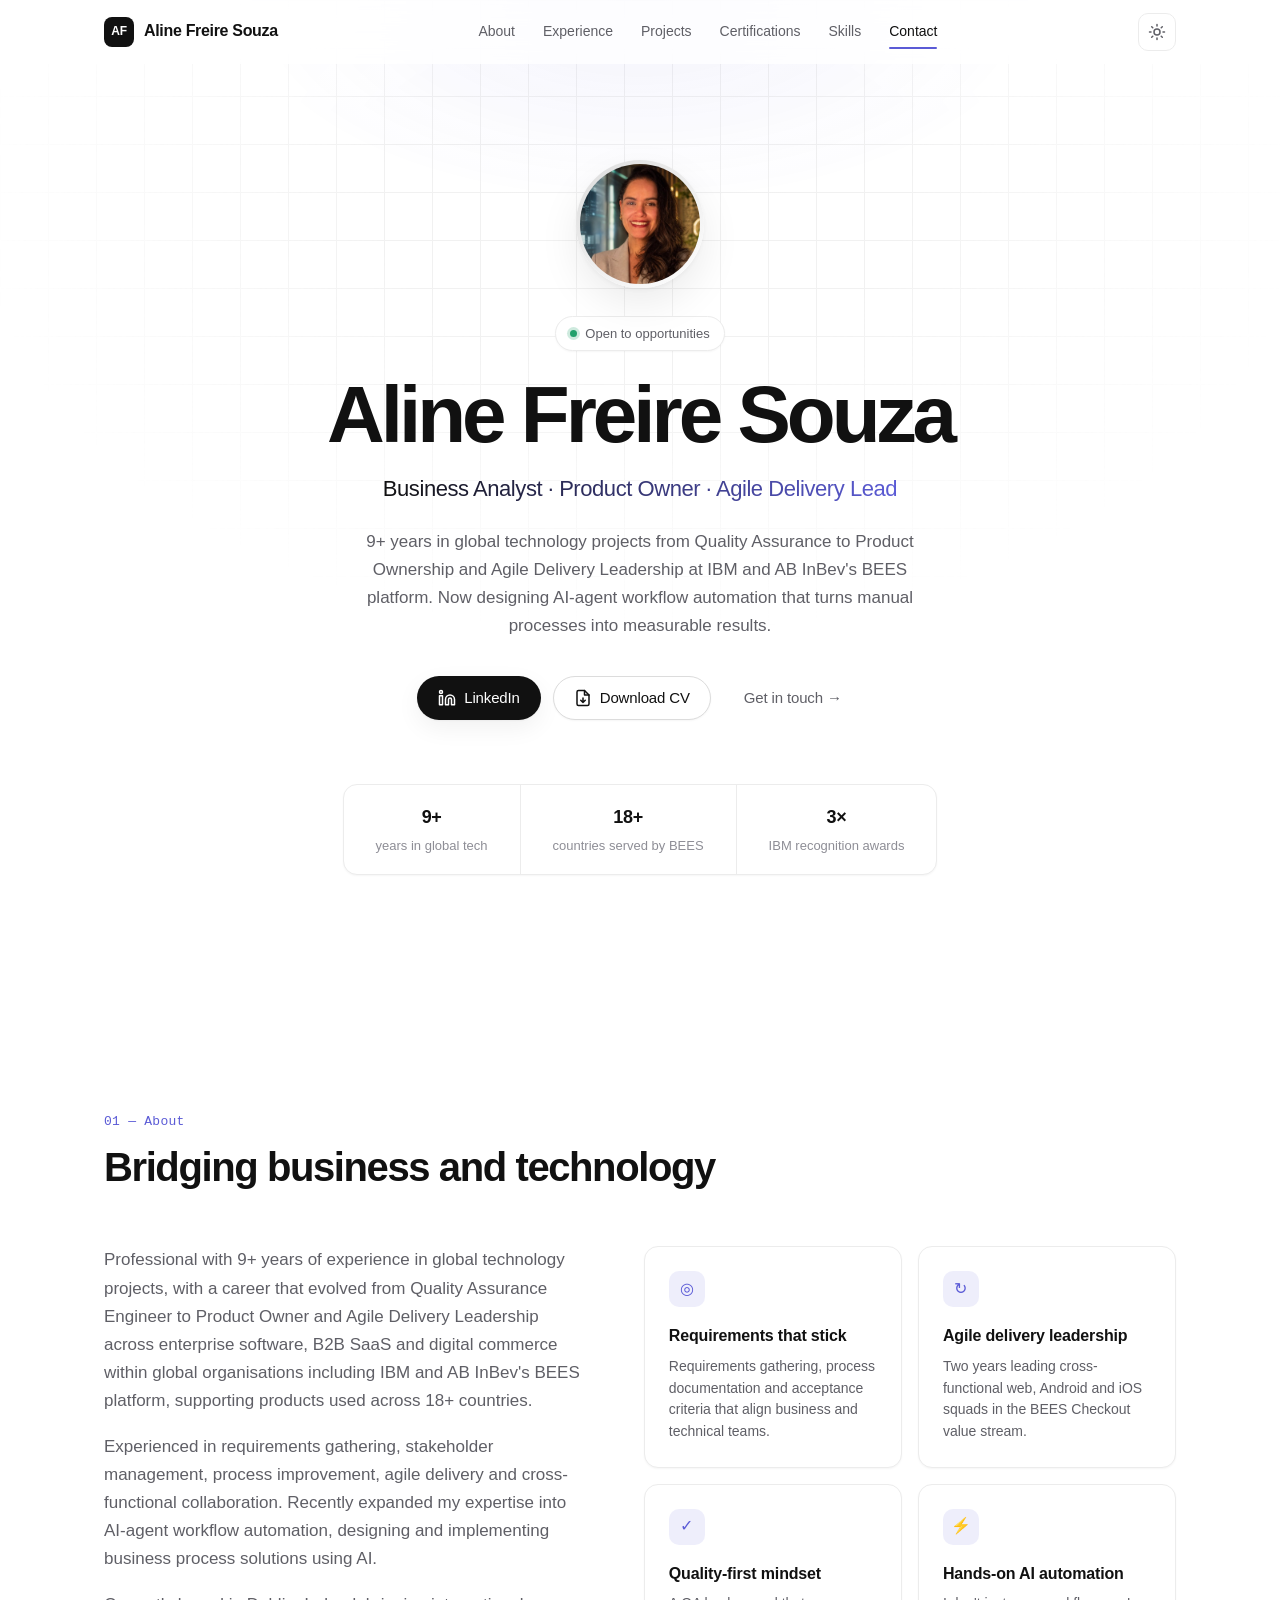
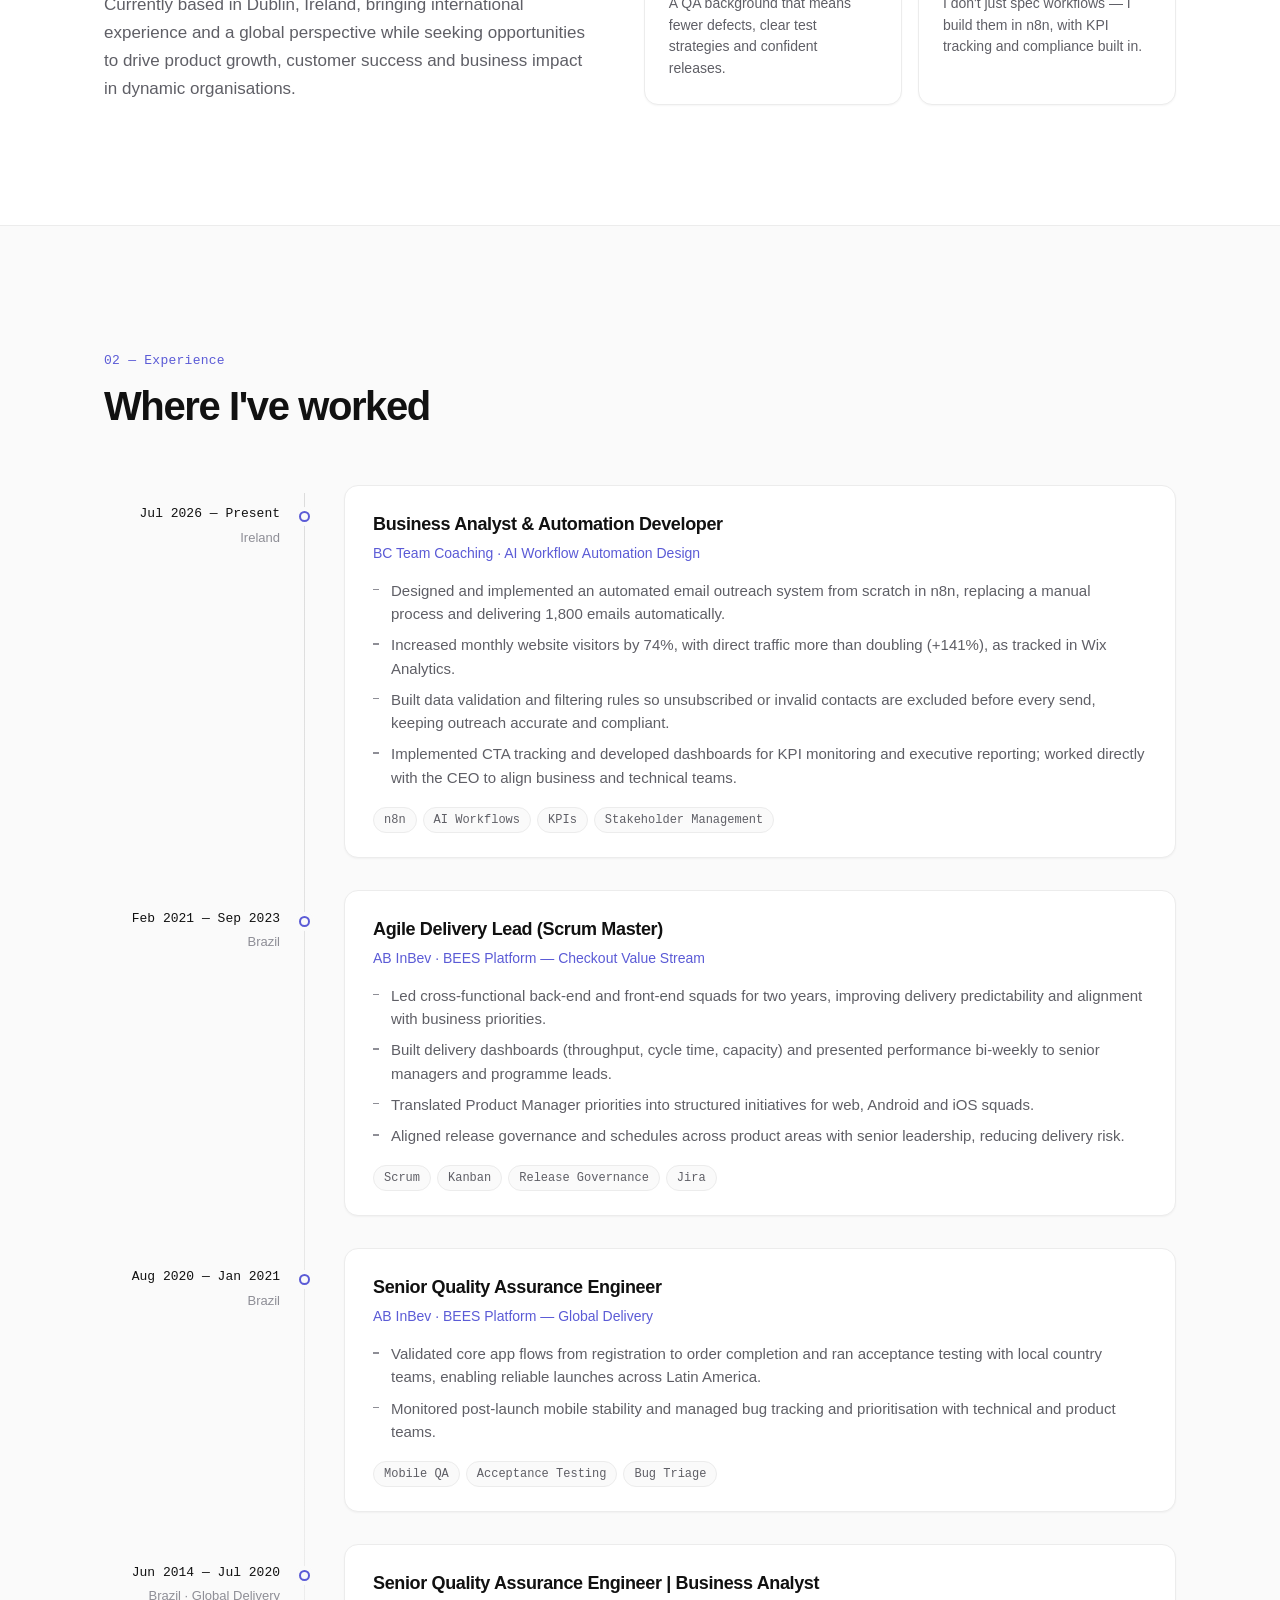
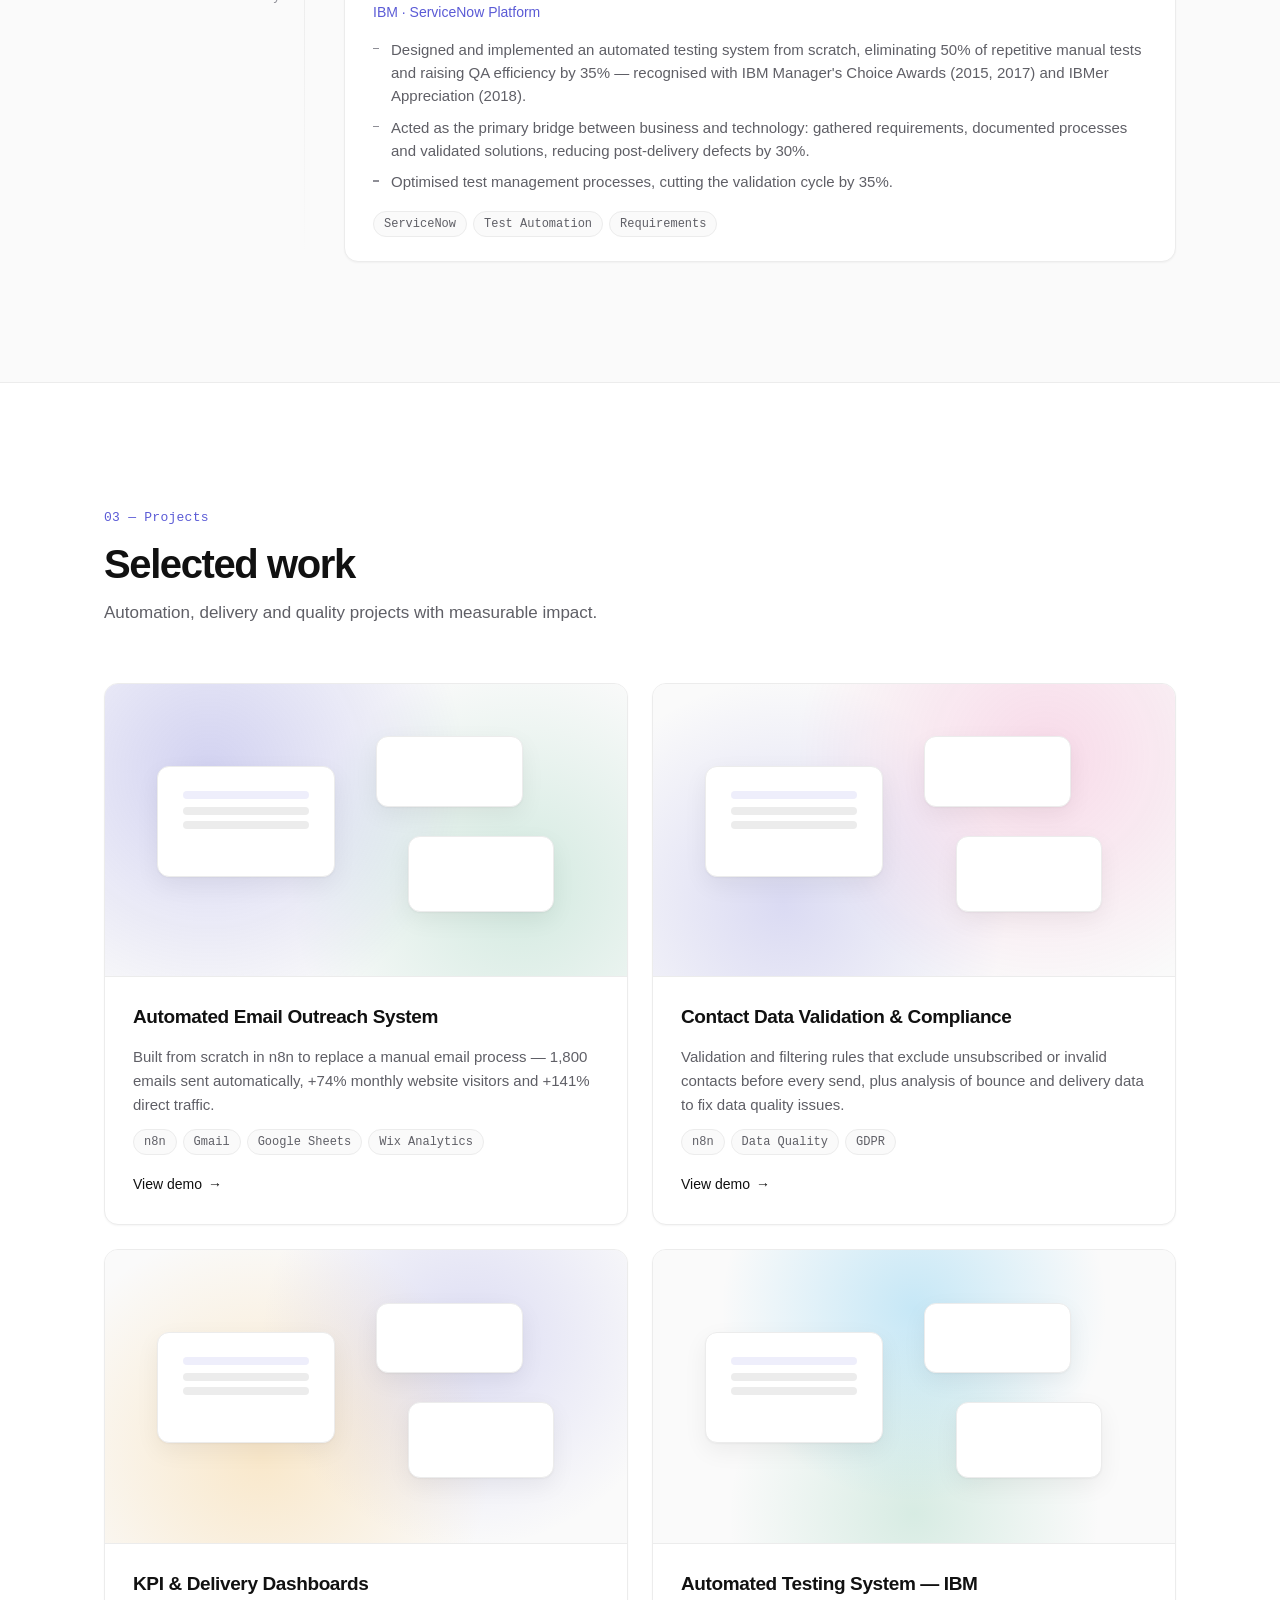
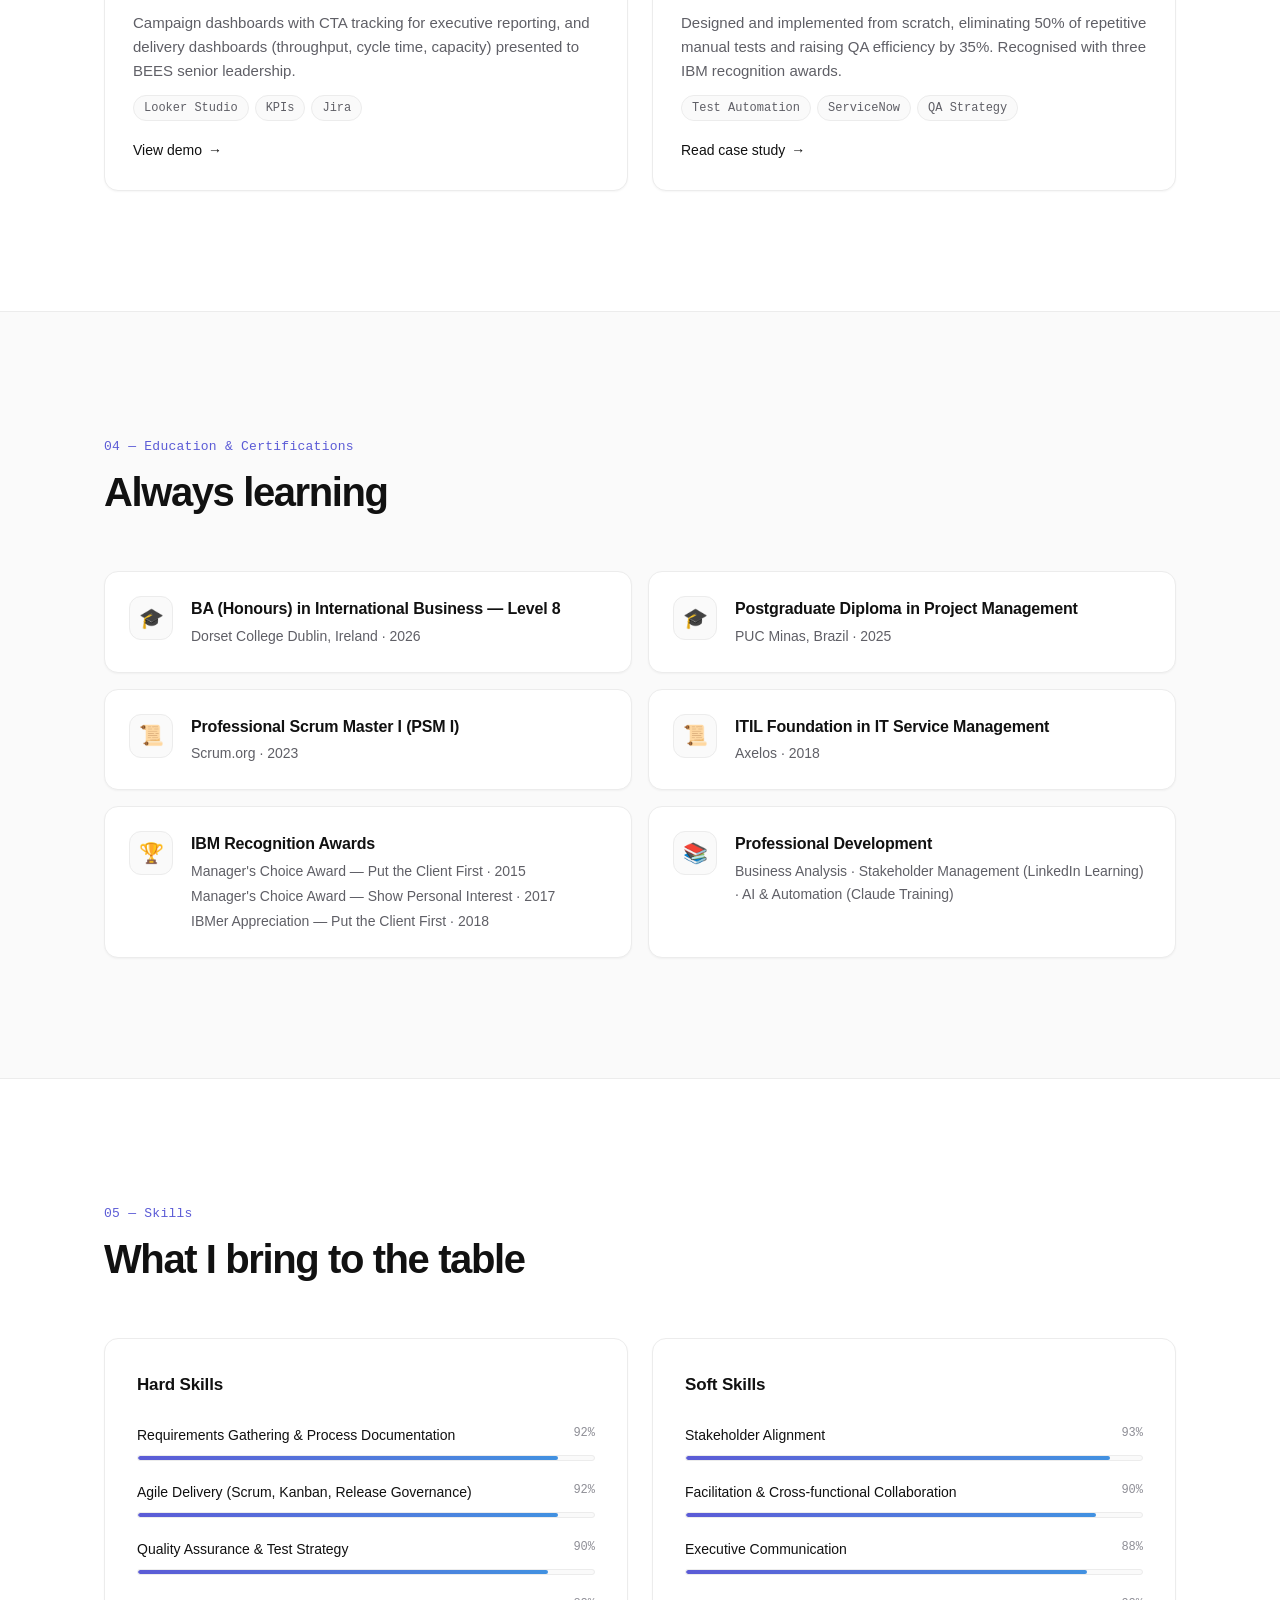
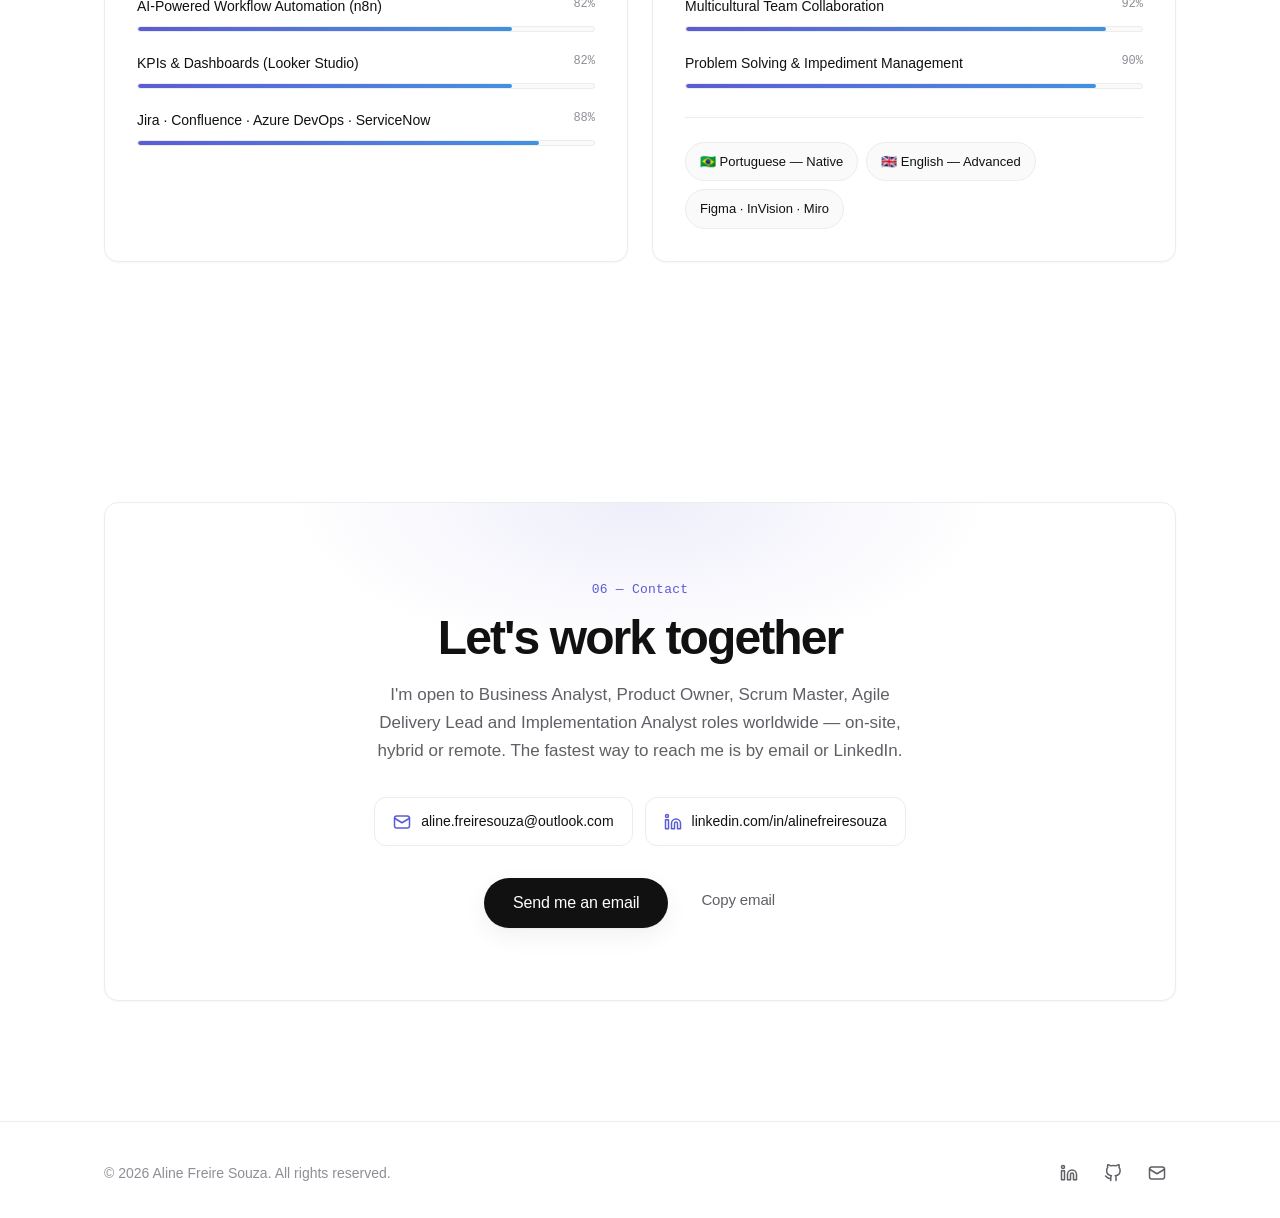
<file: index.html>
<!DOCTYPE html>
<html lang="en" class="no-js">
<head>
  <meta charset="UTF-8" />
  <meta name="viewport" content="width=device-width, initial-scale=1.0" />

  <!-- ===== SEO ===== -->
  <title>Aline Freire Souza — Business Analyst · Product Owner · Agile Delivery Lead</title>
  <meta name="description" content="Aline Freire Souza — Business Analyst, Product Owner and Agile Delivery Lead based in Dublin. 9+ years in global technology projects at IBM and AB InBev's BEES platform, now building AI workflow automation." />
  <meta name="keywords" content="Aline Freire Souza, Business Analyst, Product Owner, Scrum Master, Agile Delivery Lead, Implementation Analyst, AI Automation, n8n, Dublin, Ireland" />
  <meta name="author" content="Aline Freire Souza" />
  <meta name="robots" content="index, follow" />
  <!-- Troque pela URL final do seu site -->
  <link rel="canonical" href="https://lyfreire-souza.github.io/alineportfolio/" />

  <!-- ===== Open Graph (LinkedIn, WhatsApp, Facebook) ===== -->
  <meta property="og:type" content="website" />
  <meta property="og:title" content="Aline Freire Souza — Business Analyst · Product Owner · Agile Delivery Lead" />
  <meta property="og:description" content="9+ years in global technology projects at IBM and AB InBev's BEES platform (18+ countries). Now designing AI workflow automation. Based in Dublin." />
  <meta property="og:url" content="https://lyfreire-souza.github.io/alineportfolio/" />
  <meta property="og:image" content="https://lyfreire-souza.github.io/alineportfolio/assets/og-image.png" />
  <meta property="og:image:width" content="1200" />
  <meta property="og:image:height" content="630" />
  <meta property="og:locale" content="en_IE" />

  <!-- ===== Twitter / X ===== -->
  <meta name="twitter:card" content="summary_large_image" />
  <meta name="twitter:title" content="Aline Freire Souza — Business Analyst · Product Owner · Agile Delivery Lead" />
  <meta name="twitter:description" content="Business Analysis · Agile Delivery · AI Workflow Automation. Based in Dublin." />
  <meta name="twitter:image" content="https://lyfreire-souza.github.io/alineportfolio/assets/og-image.png" />

  <!-- ===== Favicon (SVG embutido, sem arquivo extra) ===== -->
  <link rel="icon" type="image/svg+xml" href="data:image/svg+xml,%3Csvg xmlns='http://www.w3.org/2000/svg' viewBox='0 0 64 64'%3E%3Crect width='64' height='64' rx='14' fill='%23111111'/%3E%3Ctext x='50%25' y='54%25' text-anchor='middle' dominant-baseline='middle' font-family='Helvetica,Arial,sans-serif' font-size='28' font-weight='700' fill='%23ffffff'%3EAF%3C/text%3E%3C/svg%3E" />
  <meta name="theme-color" content="#ffffff" media="(prefers-color-scheme: light)" />
  <meta name="theme-color" content="#0b0b0c" media="(prefers-color-scheme: dark)" />

  <!-- Aplica o tema antes de renderizar (evita "piscar") -->
  <script>
    (function () {
      document.documentElement.classList.remove('no-js');
      try {
        var saved = localStorage.getItem('theme');
        var dark = window.matchMedia('(prefers-color-scheme: dark)').matches;
        document.documentElement.setAttribute('data-theme', saved || (dark ? 'dark' : 'light'));
      } catch (e) {
        document.documentElement.setAttribute('data-theme', 'light');
      }
    })();
  </script>

  <link rel="stylesheet" href="styles.css" />

  <!-- Dados estruturados (SEO) -->
  <script type="application/ld+json">
  {
    "@context": "https://schema.org",
    "@type": "Person",
    "name": "Aline Freire Souza",
    "jobTitle": "Business Analyst · Product Owner · Agile Delivery Lead",
    "address": { "@type": "PostalAddress", "addressLocality": "Dublin", "addressCountry": "IE" },
    "alumniOf": ["Dorset College Dublin", "PUC Minas"],
    "email": "mailto:aline.freiresouza@outlook.com",
    "sameAs": ["https://www.linkedin.com/in/alinefreiresouza"]
  }
  </script>
</head>

<body>
  <a class="skip-link" href="#main">Skip to content</a>

  <!-- ================= HEADER ================= -->
  <header class="header" id="header">
    <div class="container header__inner">
      <a href="#top" class="logo" aria-label="Aline Freire Souza — home">
        <span class="logo__mark">AF</span>
        <span class="logo__text">Aline Freire Souza</span>
      </a>

      <nav class="nav" id="nav" aria-label="Main navigation">
        <a href="#about" class="nav__link">About</a>
        <a href="#experience" class="nav__link">Experience</a>
        <a href="#projects" class="nav__link">Projects</a>
        <a href="#certifications" class="nav__link">Certifications</a>
        <a href="#skills" class="nav__link">Skills</a>
        <a href="#contact" class="nav__link">Contact</a>
      </nav>

      <div class="header__actions">
        <button class="icon-btn" id="themeToggle" type="button" aria-label="Toggle dark mode">
          <svg class="icon-sun" viewBox="0 0 24 24" aria-hidden="true"><circle cx="12" cy="12" r="4"/><path d="M12 2v2M12 20v2M4.93 4.93l1.41 1.41M17.66 17.66l1.41 1.41M2 12h2M20 12h2M4.93 19.07l1.41-1.41M17.66 6.34l1.41-1.41"/></svg>
          <svg class="icon-moon" viewBox="0 0 24 24" aria-hidden="true"><path d="M21 12.79A9 9 0 1 1 11.21 3 7 7 0 0 0 21 12.79z"/></svg>
        </button>
        <button class="icon-btn menu-btn" id="menuToggle" type="button" aria-label="Open menu" aria-expanded="false" aria-controls="nav">
          <span></span><span></span>
        </button>
      </div>
    </div>
  </header>

  <main id="main">

    <!-- ================= 1. HERO ================= -->
    <section class="hero" id="top">
      <div class="container hero__inner">
        <div class="hero__photo reveal">
          <!-- Coloque sua foto em profile.jpg (quadrada, 600x600px) -->
          <img src="profile.jpg" alt="Portrait of Aline Freire Souza" width="160" height="160" id="profilePhoto" />
          <span class="hero__photo-fallback" aria-hidden="true">AF</span>
        </div>

        <span class="badge reveal"><span class="badge__dot"></span>Open to opportunities</span>

        <h1 class="hero__title reveal">Aline Freire Souza</h1>
        <p class="hero__role reveal">Business Analyst · Product Owner · Agile Delivery Lead</p>

        <p class="hero__intro reveal">
          9+ years in global technology projects from Quality Assurance to Product Ownership and Agile Delivery Leadership
          at IBM and AB InBev's BEES platform. Now designing AI-agent workflow automation that turns manual processes into measurable results.
        </p>

        <div class="hero__cta reveal">
          <a href="https://www.linkedin.com/in/alinefreiresouza" target="_blank" rel="noopener" class="btn btn--primary">
            <svg viewBox="0 0 24 24" aria-hidden="true"><path d="M16 8a6 6 0 0 1 6 6v7h-4v-7a2 2 0 0 0-4 0v7h-4v-7a6 6 0 0 1 6-6zM2 9h4v12H2zM4 6a2 2 0 1 0 0-4 2 2 0 0 0 0 4z"/></svg>
            LinkedIn
          </a>
          <!-- CV no Google Docs: baixa como PDF (o documento precisa estar compartilhado como "Qualquer pessoa com o link") -->
          <a href="https://docs.google.com/document/d/1lqke9yx8nx3uQDPdZaaJvbdsugdF75agfYmG7TG4cyA/export?format=pdf" target="_blank" rel="noopener" class="btn btn--secondary">
            <svg viewBox="0 0 24 24" aria-hidden="true"><path d="M14 2H6a2 2 0 0 0-2 2v16a2 2 0 0 0 2 2h12a2 2 0 0 0 2-2V8z"/><path d="M14 2v6h6M12 18v-6M9 15l3 3 3-3"/></svg>
            Download CV
          </a>
          <a href="#contact" class="btn btn--ghost">Get in touch →</a>
        </div>

        <ul class="hero__stats reveal" aria-label="Highlights">
          <li><strong>9+</strong><span>years in global tech</span></li>
          <li><strong>18+</strong><span>countries served by BEES</span></li>
          <li><strong>3×</strong><span>IBM recognition awards</span></li>
        </ul>
      </div>
    </section>

    <!-- ================= 2. ABOUT ================= -->
    <section class="section" id="about">
      <div class="container">
        <header class="section__head reveal">
          <span class="eyebrow">01 — About</span>
          <h2 class="section__title">Bridging business and technology</h2>
        </header>

        <div class="about">
          <div class="about__text reveal">
            <p>
              Professional with 9+ years of experience in global technology projects, with a career that evolved
              from Quality Assurance Engineer to Product Owner and Agile Delivery Leadership across enterprise software,
              B2B SaaS and digital commerce within global organisations including IBM and AB InBev's BEES platform,
              supporting products used across 18+ countries.
            </p>
            <p>
              Experienced in requirements gathering, stakeholder management, process improvement, agile delivery
              and cross-functional collaboration. Recently expanded my expertise into AI-agent workflow automation,
              designing and implementing business process solutions using AI.
            </p>
            <p>
              Currently based in Dublin, Ireland, bringing international experience and a global perspective while
              seeking opportunities to drive product growth, customer success and business impact in dynamic organisations.
            </p>
          </div>

          <div class="highlights">
            <article class="card highlight reveal">
              <div class="highlight__icon" aria-hidden="true">◎</div>
              <h3>Requirements that stick</h3>
              <p>Requirements gathering, process documentation and acceptance criteria that align business and technical teams.</p>
            </article>
            <article class="card highlight reveal">
              <div class="highlight__icon" aria-hidden="true">↻</div>
              <h3>Agile delivery leadership</h3>
              <p>Two years leading cross-functional web, Android and iOS squads in the BEES Checkout value stream.</p>
            </article>
            <article class="card highlight reveal">
              <div class="highlight__icon" aria-hidden="true">✓</div>
              <h3>Quality-first mindset</h3>
              <p>A QA background that means fewer defects, clear test strategies and confident releases.</p>
            </article>
            <article class="card highlight reveal">
              <div class="highlight__icon" aria-hidden="true">⚡</div>
              <h3>Hands-on AI automation</h3>
              <p>I don't just spec workflows — I build them in n8n, with KPI tracking and compliance built in.</p>
            </article>
          </div>
        </div>
      </div>
    </section>

    <!-- ================= 3. EXPERIENCE ================= -->
    <section class="section section--muted" id="experience">
      <div class="container">
        <header class="section__head reveal">
          <span class="eyebrow">02 — Experience</span>
          <h2 class="section__title">Where I've worked</h2>
        </header>

        <!-- Para adicionar uma experiência: copie um bloco <li class="timeline__item"> -->
        <ol class="timeline">
          <li class="timeline__item reveal">
            <div class="timeline__meta">
              <span class="timeline__date">Jul 2026 — Present</span>
              <span class="timeline__place">Ireland</span>
            </div>
            <div class="card timeline__card">
              <h3 class="timeline__role">Business Analyst &amp; Automation Developer</h3>
              <p class="timeline__company">BC Team Coaching · AI Workflow Automation Design</p>
              <ul class="timeline__list">
                <li>Designed and implemented an automated email outreach system from scratch in n8n, replacing a manual process and delivering 1,800 emails automatically.</li>
                <li>Increased monthly website visitors by 74%, with direct traffic more than doubling (+141%), as tracked in Wix Analytics.</li>
                <li>Built data validation and filtering rules so unsubscribed or invalid contacts are excluded before every send, keeping outreach accurate and compliant.</li>
                <li>Implemented CTA tracking and developed dashboards for KPI monitoring and executive reporting; worked directly with the CEO to align business and technical teams.</li>
              </ul>
              <div class="tags"><span>n8n</span><span>AI Workflows</span><span>KPIs</span><span>Stakeholder Management</span></div>
            </div>
          </li>

          <li class="timeline__item reveal">
            <div class="timeline__meta">
              <span class="timeline__date">Feb 2021 — Sep 2023</span>
              <span class="timeline__place">Brazil</span>
            </div>
            <div class="card timeline__card">
              <h3 class="timeline__role">Agile Delivery Lead (Scrum Master)</h3>
              <p class="timeline__company">AB InBev · BEES Platform — Checkout Value Stream</p>
              <ul class="timeline__list">
                <li>Led cross-functional back-end and front-end squads for two years, improving delivery predictability and alignment with business priorities.</li>
                <li>Built delivery dashboards (throughput, cycle time, capacity) and presented performance bi-weekly to senior managers and programme leads.</li>
                <li>Translated Product Manager priorities into structured initiatives for web, Android and iOS squads.</li>
                <li>Aligned release governance and schedules across product areas with senior leadership, reducing delivery risk.</li>
              </ul>
              <div class="tags"><span>Scrum</span><span>Kanban</span><span>Release Governance</span><span>Jira</span></div>
            </div>
          </li>

          <li class="timeline__item reveal">
            <div class="timeline__meta">
              <span class="timeline__date">Aug 2020 — Jan 2021</span>
              <span class="timeline__place">Brazil</span>
            </div>
            <div class="card timeline__card">
              <h3 class="timeline__role">Senior Quality Assurance Engineer</h3>
              <p class="timeline__company">AB InBev · BEES Platform — Global Delivery</p>
              <ul class="timeline__list">
                <li>Validated core app flows from registration to order completion and ran acceptance testing with local country teams, enabling reliable launches across Latin America.</li>
                <li>Monitored post-launch mobile stability and managed bug tracking and prioritisation with technical and product teams.</li>
              </ul>
              <div class="tags"><span>Mobile QA</span><span>Acceptance Testing</span><span>Bug Triage</span></div>
            </div>
          </li>

          <li class="timeline__item reveal">
            <div class="timeline__meta">
              <span class="timeline__date">Jun 2014 — Jul 2020</span>
              <span class="timeline__place">Brazil · Global Delivery</span>
            </div>
            <div class="card timeline__card">
              <h3 class="timeline__role">Senior Quality Assurance Engineer | Business Analyst</h3>
              <p class="timeline__company">IBM · ServiceNow Platform</p>
              <ul class="timeline__list">
                <li>Designed and implemented an automated testing system from scratch, eliminating 50% of repetitive manual tests and raising QA efficiency by 35% — recognised with IBM Manager's Choice Awards (2015, 2017) and IBMer Appreciation (2018).</li>
                <li>Acted as the primary bridge between business and technology: gathered requirements, documented processes and validated solutions, reducing post-delivery defects by 30%.</li>
                <li>Optimised test management processes, cutting the validation cycle by 35%.</li>
              </ul>
              <div class="tags"><span>ServiceNow</span><span>Test Automation</span><span>Requirements</span></div>
            </div>
          </li>
        </ol>
      </div>
    </section>

    <!-- ================= 4. PROJECTS ================= -->
    <section class="section" id="projects">
      <div class="container">
        <header class="section__head reveal">
          <span class="eyebrow">03 — Projects</span>
          <h2 class="section__title">Selected work</h2>
          <p class="section__lead">Automation, delivery and quality projects with measurable impact.</p>
        </header>

        <!-- Para trocar a ilustração por uma imagem:
             substitua o <div class="project__art ..."> por <img src="assets/projeto-1.jpg" alt="..."> -->
        <div class="projects">
          <article class="card project reveal">
            <div class="project__media">
              <div class="project__art project__art--1" aria-hidden="true">
                <span></span><span></span><span></span>
              </div>
            </div>
            <div class="project__body">
              <h3>Automated Email Outreach System</h3>
              <p>Built from scratch in n8n to replace a manual email process — 1,800 emails sent automatically, +74% monthly website visitors and +141% direct traffic.</p>
              <div class="tags"><span>n8n</span><span>Gmail</span><span>Google Sheets</span><span>Wix Analytics</span></div>
              <a href="#" class="project__link">View demo <span aria-hidden="true">→</span></a>
            </div>
          </article>

          <article class="card project reveal">
            <div class="project__media">
              <div class="project__art project__art--2" aria-hidden="true">
                <span></span><span></span><span></span>
              </div>
            </div>
            <div class="project__body">
              <h3>Contact Data Validation &amp; Compliance</h3>
              <p>Validation and filtering rules that exclude unsubscribed or invalid contacts before every send, plus analysis of bounce and delivery data to fix data quality issues.</p>
              <div class="tags"><span>n8n</span><span>Data Quality</span><span>GDPR</span></div>
              <a href="#" class="project__link">View demo <span aria-hidden="true">→</span></a>
            </div>
          </article>

          <article class="card project reveal">
            <div class="project__media">
              <div class="project__art project__art--3" aria-hidden="true">
                <span></span><span></span><span></span>
              </div>
            </div>
            <div class="project__body">
              <h3>KPI &amp; Delivery Dashboards</h3>
              <p>Campaign dashboards with CTA tracking for executive reporting, and delivery dashboards (throughput, cycle time, capacity) presented to BEES senior leadership.</p>
              <div class="tags"><span>Looker Studio</span><span>KPIs</span><span>Jira</span></div>
              <a href="#" class="project__link">View demo <span aria-hidden="true">→</span></a>
            </div>
          </article>

          <article class="card project reveal">
            <div class="project__media">
              <div class="project__art project__art--4" aria-hidden="true">
                <span></span><span></span><span></span>
              </div>
            </div>
            <div class="project__body">
              <h3>Automated Testing System — IBM</h3>
              <p>Designed and implemented from scratch, eliminating 50% of repetitive manual tests and raising QA efficiency by 35%. Recognised with three IBM recognition awards.</p>
              <div class="tags"><span>Test Automation</span><span>ServiceNow</span><span>QA Strategy</span></div>
              <a href="#" class="project__link">Read case study <span aria-hidden="true">→</span></a>
            </div>
          </article>
        </div>
      </div>
    </section>

    <!-- ================= 5. CERTIFICATIONS ================= -->
    <section class="section section--muted" id="certifications">
      <div class="container">
        <header class="section__head reveal">
          <span class="eyebrow">04 — Education &amp; Certifications</span>
          <h2 class="section__title">Always learning</h2>
        </header>

        <div class="certs">
          <article class="card cert reveal">
            <div class="cert__icon" aria-hidden="true">🎓</div>
            <div>
              <h3>BA (Honours) in International Business — Level 8</h3>
              <p class="cert__issuer">Dorset College Dublin, Ireland · 2026</p>
            </div>
          </article>

          <article class="card cert reveal">
            <div class="cert__icon" aria-hidden="true">🎓</div>
            <div>
              <h3>Postgraduate Diploma in Project Management</h3>
              <p class="cert__issuer">PUC Minas, Brazil · 2025</p>
            </div>
          </article>

          <article class="card cert reveal">
            <div class="cert__icon" aria-hidden="true">📜</div>
            <div>
              <h3>Professional Scrum Master I (PSM I)</h3>
              <p class="cert__issuer">Scrum.org · 2023</p>
              <!-- Adicione o link da credencial: <a href="URL" class="cert__link">View credential →</a> -->
            </div>
          </article>

          <article class="card cert reveal">
            <div class="cert__icon" aria-hidden="true">📜</div>
            <div>
              <h3>ITIL Foundation in IT Service Management</h3>
              <p class="cert__issuer">Axelos · 2018</p>
            </div>
          </article>

          <article class="card cert reveal">
            <div class="cert__icon" aria-hidden="true">🏆</div>
            <div>
              <h3>IBM Recognition Awards</h3>
              <p class="cert__issuer">Manager's Choice Award — Put the Client First · 2015</p>
              <p class="cert__issuer">Manager's Choice Award — Show Personal Interest · 2017</p>
              <p class="cert__issuer">IBMer Appreciation — Put the Client First · 2018</p>
            </div>
          </article>

          <article class="card cert reveal">
            <div class="cert__icon" aria-hidden="true">📚</div>
            <div>
              <h3>Professional Development</h3>
              <p class="cert__issuer">Business Analysis · Stakeholder Management (LinkedIn Learning) · AI &amp; Automation (Claude Training)</p>
            </div>
          </article>
        </div>
      </div>
    </section>

    <!-- ================= 6. SKILLS ================= -->
    <section class="section" id="skills">
      <div class="container">
        <header class="section__head reveal">
          <span class="eyebrow">05 — Skills</span>
          <h2 class="section__title">What I bring to the table</h2>
        </header>

        <!-- Ajuste o nível alterando data-level (0 a 100) -->
        <div class="skills">
          <div class="card skills__group reveal">
            <h3>Hard Skills</h3>
            <ul class="bars">
              <li class="bar" data-level="92"><div class="bar__label"><span>Requirements Gathering &amp; Process Documentation</span><span class="bar__value">92%</span></div><div class="bar__track"><div class="bar__fill"></div></div></li>
              <li class="bar" data-level="92"><div class="bar__label"><span>Agile Delivery (Scrum, Kanban, Release Governance)</span><span class="bar__value">92%</span></div><div class="bar__track"><div class="bar__fill"></div></div></li>
              <li class="bar" data-level="90"><div class="bar__label"><span>Quality Assurance &amp; Test Strategy</span><span class="bar__value">90%</span></div><div class="bar__track"><div class="bar__fill"></div></div></li>
              <li class="bar" data-level="82"><div class="bar__label"><span>AI-Powered Workflow Automation (n8n)</span><span class="bar__value">82%</span></div><div class="bar__track"><div class="bar__fill"></div></div></li>
              <li class="bar" data-level="82"><div class="bar__label"><span>KPIs &amp; Dashboards (Looker Studio)</span><span class="bar__value">82%</span></div><div class="bar__track"><div class="bar__fill"></div></div></li>
              <li class="bar" data-level="88"><div class="bar__label"><span>Jira · Confluence · Azure DevOps · ServiceNow</span><span class="bar__value">88%</span></div><div class="bar__track"><div class="bar__fill"></div></div></li>
            </ul>
          </div>

          <div class="card skills__group reveal">
            <h3>Soft Skills</h3>
            <ul class="bars">
              <li class="bar" data-level="93"><div class="bar__label"><span>Stakeholder Alignment</span><span class="bar__value">93%</span></div><div class="bar__track"><div class="bar__fill"></div></div></li>
              <li class="bar" data-level="90"><div class="bar__label"><span>Facilitation &amp; Cross-functional Collaboration</span><span class="bar__value">90%</span></div><div class="bar__track"><div class="bar__fill"></div></div></li>
              <li class="bar" data-level="88"><div class="bar__label"><span>Executive Communication</span><span class="bar__value">88%</span></div><div class="bar__track"><div class="bar__fill"></div></div></li>
              <li class="bar" data-level="92"><div class="bar__label"><span>Multicultural Team Collaboration</span><span class="bar__value">92%</span></div><div class="bar__track"><div class="bar__fill"></div></div></li>
              <li class="bar" data-level="90"><div class="bar__label"><span>Problem Solving &amp; Impediment Management</span><span class="bar__value">90%</span></div><div class="bar__track"><div class="bar__fill"></div></div></li>
            </ul>

            <div class="chips">
              <span>🇧🇷 Portuguese — Native</span>
              <span>🇬🇧 English — Advanced</span>
              <span>Figma · InVision · Miro</span>
            </div>
          </div>
        </div>
      </div>
    </section>

    <!-- ================= 7. CONTACT ================= -->
    <section class="section" id="contact">
      <div class="container">
        <div class="card contact reveal">
          <span class="eyebrow">06 — Contact</span>
          <h2 class="contact__title">Let's work together</h2>
          <p class="contact__text">
            I'm open to Business Analyst, Product Owner, Scrum Master, Agile Delivery Lead and Implementation Analyst roles
            worldwide — on-site, hybrid or remote. The fastest way to reach me is by email or LinkedIn.
          </p>

          <div class="contact__links">
            <a href="mailto:aline.freiresouza@outlook.com" class="contact__item">
              <svg viewBox="0 0 24 24" aria-hidden="true"><rect x="2" y="4" width="20" height="16" rx="3"/><path d="m22 7-10 6L2 7"/></svg>
              <span>aline.freiresouza@outlook.com</span>
            </a>
            <a href="https://www.linkedin.com/in/alinefreiresouza" target="_blank" rel="noopener" class="contact__item">
              <svg viewBox="0 0 24 24" aria-hidden="true"><path d="M16 8a6 6 0 0 1 6 6v7h-4v-7a2 2 0 0 0-4 0v7h-4v-7a6 6 0 0 1 6-6zM2 9h4v12H2zM4 6a2 2 0 1 0 0-4 2 2 0 0 0 0 4z"/></svg>
              <span>linkedin.com/in/alinefreiresouza</span>
            </a>
          </div>

          <div class="contact__cta">
            <a href="mailto:aline.freiresouza@outlook.com?subject=Hello%20Aline" class="btn btn--primary btn--lg">Send me an email</a>
            <button type="button" class="btn btn--ghost" id="copyEmail" data-email="aline.freiresouza@outlook.com">Copy email</button>
          </div>
        </div>
      </div>
    </section>
  </main>

  <!-- ================= 8. FOOTER ================= -->
  <footer class="footer">
    <div class="container footer__inner">
      <p>© <span id="year">2026</span> Aline Freire Souza. All rights reserved.</p>
      <div class="footer__social">
        <a href="https://www.linkedin.com/in/alinefreiresouza" target="_blank" rel="noopener" aria-label="LinkedIn">
          <svg viewBox="0 0 24 24" aria-hidden="true"><path d="M16 8a6 6 0 0 1 6 6v7h-4v-7a2 2 0 0 0-4 0v7h-4v-7a6 6 0 0 1 6-6zM2 9h4v12H2zM4 6a2 2 0 1 0 0-4 2 2 0 0 0 0 4z"/></svg>
        </a>
        <a href="https://github.com/lyfreire-souza" target="_blank" rel="noopener" aria-label="GitHub">
          <svg viewBox="0 0 24 24" aria-hidden="true"><path d="M9 19c-5 1.5-5-2.5-7-3m14 6v-3.87a3.37 3.37 0 0 0-.94-2.61c3.14-.35 6.44-1.54 6.44-7A5.44 5.44 0 0 0 20 4.77 5.07 5.07 0 0 0 19.91 1S18.73.65 16 2.48a13.38 13.38 0 0 0-7 0C6.27.65 5.09 1 5.09 1A5.07 5.07 0 0 0 5 4.77a5.44 5.44 0 0 0-1.5 3.78c0 5.42 3.3 6.61 6.44 7A3.37 3.37 0 0 0 9 18.13V22"/></svg>
        </a>
        <a href="mailto:aline.freiresouza@outlook.com" aria-label="Email">
          <svg viewBox="0 0 24 24" aria-hidden="true"><rect x="2" y="4" width="20" height="16" rx="3"/><path d="m22 7-10 6L2 7"/></svg>
        </a>
      </div>
    </div>
  </footer>

  <div class="toast" id="toast" role="status" aria-live="polite"></div>

  <script src="script.js"></script>
</body>
</html>
</file>
<file: styles.css>
/* =========================================================
   Aline Freire Souza  — Portfolio
   Estrutura:
   1. Tokens (cores, espaçamentos, tema claro/escuro)
   2. Base / reset
   3. Utilitários (container, botões, cards, tags)
   4. Header / navegação
   5. Seções (Hero, About, Experience, Projects, Certs, Skills, Contact)
   6. Footer
   7. Animações
   8. Responsivo
   ========================================================= */

/* ---------- 1. TOKENS ---------- */
:root {
  --bg: #ffffff;
  --bg-muted: #fafafa;
  --surface: #ffffff;
  --surface-hover: #fcfcfc;
  --border: #ececec;
  --border-strong: #dcdcdc;
  --text: #111111;
  --text-muted: #5f5f66;
  --text-subtle: #8e8e96;
  --accent: #5b5bd6;
  --accent-soft: rgba(91, 91, 214, 0.1);
  --success: #22a06b;
  --btn-bg: #111111;
  --btn-text: #ffffff;
  --header-bg: rgba(255, 255, 255, 0.78);

  --shadow-sm: 0 1px 2px rgba(0, 0, 0, 0.04);
  --shadow-md: 0 1px 2px rgba(0, 0, 0, 0.04), 0 8px 24px rgba(0, 0, 0, 0.06);
  --shadow-lg: 0 2px 4px rgba(0, 0, 0, 0.04), 0 16px 40px rgba(0, 0, 0, 0.08);

  --radius-sm: 8px;
  --radius: 14px;
  --radius-lg: 20px;

  --font: -apple-system, BlinkMacSystemFont, "Inter", "Segoe UI", Roboto, "Helvetica Neue", Arial, sans-serif;
  --font-mono: ui-monospace, "SF Mono", "JetBrains Mono", Menlo, Consolas, monospace;

  --container: 1120px;
  --header-h: 64px;
  --ease: cubic-bezier(0.22, 1, 0.36, 1);
}

[data-theme="dark"] {
  --bg: #0b0b0c;
  --bg-muted: #101012;
  --surface: #141416;
  --surface-hover: #18181b;
  --border: #232327;
  --border-strong: #2f2f35;
  --text: #f2f2f3;
  --text-muted: #a1a1aa;
  --text-subtle: #71717a;
  --accent: #8b8bf5;
  --accent-soft: rgba(139, 139, 245, 0.14);
  --success: #3dd68c;
  --btn-bg: #f2f2f3;
  --btn-text: #0b0b0c;
  --header-bg: rgba(11, 11, 12, 0.72);

  --shadow-sm: 0 1px 2px rgba(0, 0, 0, 0.4);
  --shadow-md: 0 1px 2px rgba(0, 0, 0, 0.4), 0 8px 24px rgba(0, 0, 0, 0.35);
  --shadow-lg: 0 2px 4px rgba(0, 0, 0, 0.4), 0 16px 40px rgba(0, 0, 0, 0.45);
}

/* ---------- 2. BASE ---------- */
*,
*::before,
*::after { box-sizing: border-box; margin: 0; padding: 0; }

html {
  scroll-behavior: smooth;
  scroll-padding-top: calc(var(--header-h) + 16px);
  -webkit-text-size-adjust: 100%;
}

body {
  font-family: var(--font);
  font-size: 16px;
  line-height: 1.65;
  color: var(--text);
  background: var(--bg);
  -webkit-font-smoothing: antialiased;
  -moz-osx-font-smoothing: grayscale;
  transition: background-color 0.3s var(--ease), color 0.3s var(--ease);
  overflow-x: hidden;
}

img { max-width: 100%; display: block; }
a { color: inherit; text-decoration: none; }
ul, ol { list-style: none; }
button { font: inherit; color: inherit; background: none; border: 0; cursor: pointer; }
svg { width: 18px; height: 18px; fill: none; stroke: currentColor; stroke-width: 2; stroke-linecap: round; stroke-linejoin: round; flex-shrink: 0; }

:focus-visible { outline: 2px solid var(--accent); outline-offset: 3px; border-radius: 6px; }
::selection { background: var(--accent-soft); color: var(--text); }

.skip-link {
  position: absolute; left: 16px; top: -60px; z-index: 200;
  padding: 10px 16px; background: var(--btn-bg); color: var(--btn-text);
  border-radius: var(--radius-sm); transition: top 0.2s;
}
.skip-link:focus { top: 12px; }

/* ---------- 3. UTILITÁRIOS ---------- */
.container { width: 100%; max-width: var(--container); margin: 0 auto; padding: 0 24px; }

.btn {
  display: inline-flex; align-items: center; justify-content: center; gap: 8px;
  height: 44px; padding: 0 20px;
  font-size: 15px; font-weight: 500; letter-spacing: -0.01em;
  border-radius: 999px; border: 1px solid transparent;
  transition: transform 0.2s var(--ease), box-shadow 0.2s var(--ease), background-color 0.2s, border-color 0.2s;
  white-space: nowrap;
}
.btn:hover { transform: translateY(-1px); }
.btn:active { transform: translateY(0); }
.btn--primary { background: var(--btn-bg); color: var(--btn-text); box-shadow: var(--shadow-md); }
.btn--primary:hover { box-shadow: var(--shadow-lg); }
.btn--secondary { background: var(--surface); border-color: var(--border-strong); box-shadow: var(--shadow-sm); }
.btn--secondary:hover { border-color: var(--text-subtle); }
.btn--ghost { color: var(--text-muted); }
.btn--ghost:hover { color: var(--text); background: var(--accent-soft); }
.btn--lg { height: 50px; padding: 0 28px; font-size: 16px; }

.card {
  background: var(--surface);
  border: 1px solid var(--border);
  border-radius: var(--radius);
  box-shadow: var(--shadow-sm);
  transition: transform 0.35s var(--ease), box-shadow 0.35s var(--ease), border-color 0.35s var(--ease), background-color 0.3s;
}
.card:hover { transform: translateY(-3px); box-shadow: var(--shadow-lg); border-color: var(--border-strong); }

.tags { display: flex; flex-wrap: wrap; gap: 6px; }
.tags span {
  font-family: var(--font-mono); font-size: 12px; line-height: 1;
  padding: 6px 10px; border-radius: 999px;
  background: var(--bg-muted); border: 1px solid var(--border); color: var(--text-muted);
}

.eyebrow {
  display: inline-block; font-family: var(--font-mono); font-size: 13px;
  color: var(--accent); letter-spacing: 0.02em; margin-bottom: 12px;
}

/* ---------- 4. HEADER ---------- */
.header {
  position: fixed; inset: 0 0 auto 0; z-index: 100; height: var(--header-h);
  background: var(--header-bg);
  -webkit-backdrop-filter: saturate(180%) blur(16px);
  backdrop-filter: saturate(180%) blur(16px);
  border-bottom: 1px solid transparent;
  transition: border-color 0.3s, background-color 0.3s;
}
.header.is-scrolled { border-bottom-color: var(--border); }
.header__inner { height: 100%; display: flex; align-items: center; justify-content: space-between; gap: 24px; }

.logo { display: flex; align-items: center; gap: 10px; font-weight: 600; letter-spacing: -0.02em; }
.logo__mark {
  display: grid; place-items: center; width: 30px; height: 30px;
  border-radius: 8px; background: var(--btn-bg); color: var(--btn-text);
  font-size: 12px; font-weight: 700;
}

.nav { display: flex; gap: 4px; }
.nav__link {
  position: relative; padding: 8px 12px; font-size: 14px; color: var(--text-muted);
  border-radius: 8px; transition: color 0.2s, background-color 0.2s;
}
.nav__link:hover { color: var(--text); background: var(--accent-soft); }
.nav__link.is-active { color: var(--text); }
.nav__link.is-active::after {
  content: ""; position: absolute; left: 12px; right: 12px; bottom: 2px;
  height: 2px; border-radius: 2px; background: var(--accent);
}

.header__actions { display: flex; align-items: center; gap: 6px; }
.icon-btn {
  display: grid; place-items: center; width: 38px; height: 38px;
  border-radius: 10px; border: 1px solid var(--border); color: var(--text-muted);
  transition: color 0.2s, border-color 0.2s, background-color 0.2s;
}
.icon-btn:hover { color: var(--text); border-color: var(--border-strong); background: var(--surface); }
.icon-moon { display: none; }
[data-theme="dark"] .icon-sun { display: none; }
[data-theme="dark"] .icon-moon { display: block; }

.menu-btn { display: none; flex-direction: column; gap: 5px; }
.menu-btn span { display: block; width: 16px; height: 1.5px; background: currentColor; border-radius: 2px; transition: transform 0.3s var(--ease); }
.menu-btn[aria-expanded="true"] span:first-child { transform: translateY(3.25px) rotate(45deg); }
.menu-btn[aria-expanded="true"] span:last-child { transform: translateY(-3.25px) rotate(-45deg); }

/* ---------- 5. SEÇÕES ---------- */
.section { padding: 120px 0; }
.section--muted { background: var(--bg-muted); border-block: 1px solid var(--border); }
.section__head { max-width: 640px; margin-bottom: 56px; }
.section__title { font-size: clamp(28px, 4vw, 40px); line-height: 1.15; letter-spacing: -0.035em; font-weight: 650; }
.section__lead { margin-top: 12px; color: var(--text-muted); font-size: 17px; }

/* Hero */
.hero {
  position: relative; padding: calc(var(--header-h) + 96px) 0 112px; text-align: center; overflow: hidden;
}
.hero::before {
  content: ""; position: absolute; inset: 0; z-index: -1; pointer-events: none;
  background:
    radial-gradient(600px 300px at 50% 0%, var(--accent-soft), transparent 70%),
    linear-gradient(var(--border) 1px, transparent 1px) 0 0 / 48px 48px,
    linear-gradient(90deg, var(--border) 1px, transparent 1px) 0 0 / 48px 48px;
  -webkit-mask-image: radial-gradient(ellipse 70% 60% at 50% 20%, #000 30%, transparent 75%);
  mask-image: radial-gradient(ellipse 70% 60% at 50% 20%, #000 30%, transparent 75%);
  opacity: 0.7;
}
.hero__inner { display: flex; flex-direction: column; align-items: center; }

.hero__photo {
  position: relative; width: 128px; height: 128px; margin-bottom: 28px;
  border-radius: 50%; padding: 4px;
  background: linear-gradient(140deg, var(--border-strong), var(--surface));
  box-shadow: var(--shadow-lg);
}
.hero__photo img { width: 100%; height: 100%; object-fit: cover; border-radius: 50%; background: var(--bg-muted); }
.hero__photo-fallback {
  position: absolute; inset: 4px; display: none; place-items: center; border-radius: 50%;
  background: var(--surface); color: var(--text); font-size: 36px; font-weight: 650; letter-spacing: -0.03em;
}
.hero__photo.no-photo img { display: none; }
.hero__photo.no-photo .hero__photo-fallback { display: grid; }

.badge {
  display: inline-flex; align-items: center; gap: 8px;
  padding: 6px 14px; margin-bottom: 24px; font-size: 13px; color: var(--text-muted);
  background: var(--surface); border: 1px solid var(--border); border-radius: 999px; box-shadow: var(--shadow-sm);
}
.badge__dot { width: 7px; height: 7px; border-radius: 50%; background: var(--success); box-shadow: 0 0 0 3px color-mix(in srgb, var(--success) 22%, transparent); animation: pulse 2.4s ease-in-out infinite; }

.hero__title { font-size: clamp(44px, 8vw, 80px); line-height: 1; letter-spacing: -0.05em; font-weight: 700; }
.hero__role {
  margin-top: 16px; font-size: clamp(18px, 2.4vw, 22px); font-weight: 500; letter-spacing: -0.02em;
  background: linear-gradient(90deg, var(--text), var(--accent));
  -webkit-background-clip: text; background-clip: text; color: transparent;
}
.hero__intro { max-width: 600px; margin-top: 20px; font-size: 17px; color: var(--text-muted); }
.hero__cta { display: flex; flex-wrap: wrap; justify-content: center; gap: 12px; margin-top: 36px; }

.hero__stats {
  display: flex; flex-wrap: wrap; justify-content: center; margin-top: 64px;
  border: 1px solid var(--border); border-radius: var(--radius); background: var(--surface); box-shadow: var(--shadow-sm);
}
.hero__stats li { display: flex; flex-direction: column; gap: 2px; padding: 18px 32px; }
.hero__stats li + li { border-left: 1px solid var(--border); }
.hero__stats strong { font-size: 18px; letter-spacing: -0.02em; }
.hero__stats span { font-size: 13px; color: var(--text-subtle); }

/* About */
.about { display: grid; grid-template-columns: 1fr 1.1fr; gap: 56px; align-items: start; }
.about__text p { color: var(--text-muted); font-size: 17px; }
.about__text p + p { margin-top: 18px; }
.highlights { display: grid; grid-template-columns: 1fr 1fr; gap: 16px; }
.highlight { padding: 24px; }
.highlight__icon {
  display: grid; place-items: center; width: 36px; height: 36px; margin-bottom: 16px;
  border-radius: 10px; background: var(--accent-soft); color: var(--accent); font-size: 16px;
}
.highlight h3 { font-size: 16px; letter-spacing: -0.01em; margin-bottom: 6px; }
.highlight p { font-size: 14px; color: var(--text-muted); line-height: 1.55; }

/* Experience timeline */
.timeline { position: relative; }
.timeline::before {
  content: ""; position: absolute; top: 8px; bottom: 8px; left: 200px; width: 1px;
  background: linear-gradient(var(--border-strong), var(--border) 80%, transparent);
}
.timeline__item { position: relative; display: grid; grid-template-columns: 200px 1fr; gap: 40px; padding-bottom: 32px; }
.timeline__item:last-child { padding-bottom: 0; }
.timeline__item::before {
  content: ""; position: absolute; left: 195px; top: 26px; width: 11px; height: 11px;
  border-radius: 50%; background: var(--bg-muted); border: 2px solid var(--accent);
  box-shadow: 0 0 0 4px var(--bg-muted); transition: background-color 0.3s;
}
.timeline__item:hover::before { background: var(--accent); }
.timeline__meta { display: flex; flex-direction: column; gap: 2px; padding-top: 18px; padding-right: 24px; text-align: right; }
.timeline__date { font-family: var(--font-mono); font-size: 13px; color: var(--text); }
.timeline__place { font-size: 13px; color: var(--text-subtle); }
.timeline__card { padding: 24px 28px; }
.timeline__role { font-size: 18px; letter-spacing: -0.02em; }
.timeline__role .muted { font-size: 0.8em; font-weight: 400; color: var(--text-subtle); }
.timeline__company { margin-top: 2px; font-size: 14px; color: var(--accent); font-weight: 500; }
.timeline__list { margin: 14px 0 18px; display: grid; gap: 8px; }
.timeline__list li { position: relative; padding-left: 18px; font-size: 15px; color: var(--text-muted); line-height: 1.55; }
.timeline__list li::before { content: ""; position: absolute; left: 0; top: 10px; width: 6px; height: 1.5px; background: var(--text-subtle); }

/* Projects */
.projects { display: grid; grid-template-columns: repeat(2, 1fr); gap: 24px; }
.project { overflow: hidden; display: flex; flex-direction: column; }
.project__media { position: relative; aspect-ratio: 16 / 9; overflow: hidden; border-bottom: 1px solid var(--border); background: var(--bg-muted); }
.project__media img { width: 100%; height: 100%; object-fit: cover; transition: transform 0.6s var(--ease); }
.project:hover .project__media img,
.project:hover .project__art { transform: scale(1.04); }

/* Ilustrações abstratas (placeholders de imagem) */
.project__art { position: absolute; inset: 0; transition: transform 0.6s var(--ease); }
.project__art span { position: absolute; border-radius: 12px; background: var(--surface); border: 1px solid var(--border); box-shadow: var(--shadow-md); }
.project__art--1 { background: radial-gradient(circle at 20% 30%, rgba(91,91,214,.25), transparent 55%), radial-gradient(circle at 80% 70%, rgba(34,160,107,.18), transparent 50%); }
.project__art--2 { background: radial-gradient(circle at 75% 25%, rgba(236,72,153,.18), transparent 55%), radial-gradient(circle at 25% 75%, rgba(91,91,214,.2), transparent 50%); }
.project__art--3 { background: radial-gradient(circle at 30% 70%, rgba(245,158,11,.2), transparent 55%), radial-gradient(circle at 70% 30%, rgba(91,91,214,.18), transparent 50%); }
.project__art--4 { background: radial-gradient(circle at 50% 20%, rgba(14,165,233,.22), transparent 55%), radial-gradient(circle at 50% 90%, rgba(34,160,107,.16), transparent 50%); }
.project__art span:nth-child(1) { width: 34%; height: 38%; left: 10%; top: 28%; }
.project__art span:nth-child(2) { width: 28%; height: 24%; left: 52%; top: 18%; }
.project__art span:nth-child(3) { width: 28%; height: 26%; left: 58%; top: 52%; }
.project__art span:nth-child(1)::after { content: ""; position: absolute; left: 14%; right: 14%; top: 22%; height: 8px; border-radius: 4px; background: var(--accent-soft); box-shadow: 0 16px 0 var(--border), 0 30px 0 var(--border); }

.project__body { display: flex; flex-direction: column; gap: 12px; padding: 24px 28px 28px; flex: 1; }
.project__body h3 { font-size: 19px; letter-spacing: -0.02em; }
.project__body p { font-size: 15px; color: var(--text-muted); line-height: 1.6; }
.project__link { margin-top: auto; padding-top: 6px; display: inline-flex; align-items: center; gap: 6px; font-size: 14px; font-weight: 500; }
.project__link span { transition: transform 0.25s var(--ease); }
.project__link:hover span { transform: translateX(4px); }

/* Certifications */
.certs { display: grid; grid-template-columns: repeat(2, 1fr); gap: 16px; }
.cert { display: flex; gap: 18px; align-items: flex-start; padding: 24px; }
.cert__icon { display: grid; place-items: center; width: 44px; height: 44px; flex-shrink: 0; border-radius: 12px; background: var(--bg-muted); border: 1px solid var(--border); font-size: 20px; }
.cert h3 { font-size: 16px; letter-spacing: -0.01em; }
.cert__issuer { font-size: 14px; color: var(--text-muted); margin-top: 2px; }
.cert__tag { display: inline-block; margin-top: 10px; padding: 4px 10px; font-size: 12px; font-weight: 500; color: var(--success); background: color-mix(in srgb, var(--success) 12%, transparent); border-radius: 999px; }
.cert__link { display: inline-block; margin-top: 10px; font-size: 13px; font-weight: 500; color: var(--accent); }
.cert__link:hover { text-decoration: underline; text-underline-offset: 3px; }

/* Skills */
.skills { display: grid; grid-template-columns: 1fr 1fr; gap: 24px; }
.skills__group { padding: 32px; }
.skills__group:hover { transform: none; }
.skills__group h3 { font-size: 17px; letter-spacing: -0.01em; margin-bottom: 24px; }
.bars { display: grid; gap: 20px; }
.bar__label { display: flex; justify-content: space-between; gap: 12px; font-size: 14px; margin-bottom: 8px; }
.bar__value { font-family: var(--font-mono); font-size: 12px; color: var(--text-subtle); }
.bar__track { height: 6px; border-radius: 999px; background: var(--bg-muted); border: 1px solid var(--border); overflow: hidden; }
.bar__fill {
  height: 100%; width: 0; border-radius: inherit;
  background: linear-gradient(90deg, var(--accent), color-mix(in srgb, var(--accent) 55%, #22d3ee));
  transition: width 1.4s var(--ease);
}
.chips { display: flex; flex-wrap: wrap; gap: 8px; margin-top: 28px; padding-top: 24px; border-top: 1px solid var(--border); }
.chips span { padding: 8px 14px; font-size: 13px; border-radius: 999px; background: var(--bg-muted); border: 1px solid var(--border); }

/* Contact */
.contact { position: relative; overflow: hidden; padding: 72px 48px; text-align: center; }
.contact:hover { transform: none; }
.contact::before {
  content: ""; position: absolute; inset: 0; pointer-events: none;
  background: radial-gradient(500px 220px at 50% 0%, var(--accent-soft), transparent 70%);
}
.contact > * { position: relative; }
.contact__title { font-size: clamp(30px, 5vw, 48px); letter-spacing: -0.04em; line-height: 1.1; }
.contact__text { max-width: 540px; margin: 16px auto 0; color: var(--text-muted); font-size: 17px; }
.contact__links { display: flex; flex-wrap: wrap; justify-content: center; gap: 12px; margin-top: 32px; }
.contact__item {
  display: inline-flex; align-items: center; gap: 10px; padding: 12px 18px;
  font-size: 14px; border: 1px solid var(--border); border-radius: 12px; background: var(--bg);
  transition: border-color 0.2s, transform 0.2s var(--ease);
}
.contact__item:hover { border-color: var(--border-strong); transform: translateY(-1px); }
.contact__item svg { color: var(--accent); }
.contact__cta { display: flex; flex-wrap: wrap; justify-content: center; gap: 12px; margin-top: 32px; }

/* ---------- 6. FOOTER ---------- */
.footer { padding: 32px 0; border-top: 1px solid var(--border); }
.footer__inner { display: flex; align-items: center; justify-content: space-between; gap: 16px; }
.footer p { font-size: 14px; color: var(--text-subtle); }
.footer__social { display: flex; gap: 6px; }
.footer__social a {
  display: grid; place-items: center; width: 38px; height: 38px; border-radius: 10px;
  color: var(--text-muted); transition: color 0.2s, background-color 0.2s;
}
.footer__social a:hover { color: var(--text); background: var(--accent-soft); }

.toast {
  position: fixed; left: 50%; bottom: 24px; z-index: 300;
  padding: 10px 18px; font-size: 14px; border-radius: 999px;
  background: var(--btn-bg); color: var(--btn-text); box-shadow: var(--shadow-lg);
  opacity: 0; transform: translate(-50%, 12px); pointer-events: none;
  transition: opacity 0.3s var(--ease), transform 0.3s var(--ease);
}
.toast.is-visible { opacity: 1; transform: translate(-50%, 0); }

/* ---------- 7. ANIMAÇÕES ---------- */
.reveal { opacity: 0; transform: translateY(18px); transition: opacity 0.8s var(--ease), transform 0.8s var(--ease); }
.reveal.is-visible { opacity: 1; transform: none; }
.no-js .reveal { opacity: 1; transform: none; }

@keyframes pulse {
  0%, 100% { box-shadow: 0 0 0 3px color-mix(in srgb, var(--success) 22%, transparent); }
  50% { box-shadow: 0 0 0 6px color-mix(in srgb, var(--success) 8%, transparent); }
}

@media (prefers-reduced-motion: reduce) {
  html { scroll-behavior: auto; }
  *, *::before, *::after { animation: none !important; transition-duration: 0.01ms !important; }
  .reveal { opacity: 1; transform: none; }
}

/* ---------- 8. RESPONSIVO ---------- */

/* Tablet */
@media (max-width: 960px) {
  .section { padding: 96px 0; }

  .menu-btn { display: flex; }
  .nav {
    position: fixed; top: var(--header-h); left: 0; right: 0;
    flex-direction: column; gap: 2px; padding: 12px 16px 20px;
    background: var(--bg); border-bottom: 1px solid var(--border); box-shadow: var(--shadow-lg);
    opacity: 0; transform: translateY(-8px); pointer-events: none;
    transition: opacity 0.25s var(--ease), transform 0.25s var(--ease);
  }
  .nav.is-open { opacity: 1; transform: none; pointer-events: auto; }
  .nav__link { padding: 12px; font-size: 16px; }
  .nav__link.is-active::after { display: none; }
  .nav__link.is-active { background: var(--accent-soft); }

  .about { grid-template-columns: 1fr; gap: 40px; }

  .timeline::before { left: 5px; }
  .timeline__item { grid-template-columns: 1fr; gap: 12px; padding-left: 32px; }
  .timeline__item::before { left: 0; top: 6px; }
  .timeline__meta { flex-direction: row; flex-wrap: wrap; gap: 4px 12px; padding: 0; text-align: left; }
}

/* Celular */
@media (max-width: 640px) {
  .container { padding: 0 16px; }
  .section { padding: 80px 0; }
  .section__head { margin-bottom: 40px; }

  .logo__text { display: none; }

  .hero { padding: calc(var(--header-h) + 64px) 0 80px; }
  .hero__photo { width: 112px; height: 112px; }
  .hero__intro { font-size: 16px; }
  .hero__cta { flex-direction: column; width: 100%; }
  .hero__cta .btn { width: 100%; }
  .hero__stats { flex-direction: column; width: 100%; }
  .hero__stats li + li { border-left: 0; border-top: 1px solid var(--border); }

  .highlights,
  .projects,
  .certs,
  .skills { grid-template-columns: 1fr; }

  .timeline__card { padding: 20px; }
  .project__body { padding: 20px 20px 24px; }
  .skills__group { padding: 24px 20px; }

  .contact { padding: 48px 20px; }
  .contact__item { width: 100%; justify-content: center; word-break: break-all; }
  .contact__cta { flex-direction: column; }
  .contact__cta .btn { width: 100%; }

  .footer__inner { flex-direction: column-reverse; text-align: center; }
}
</file>
